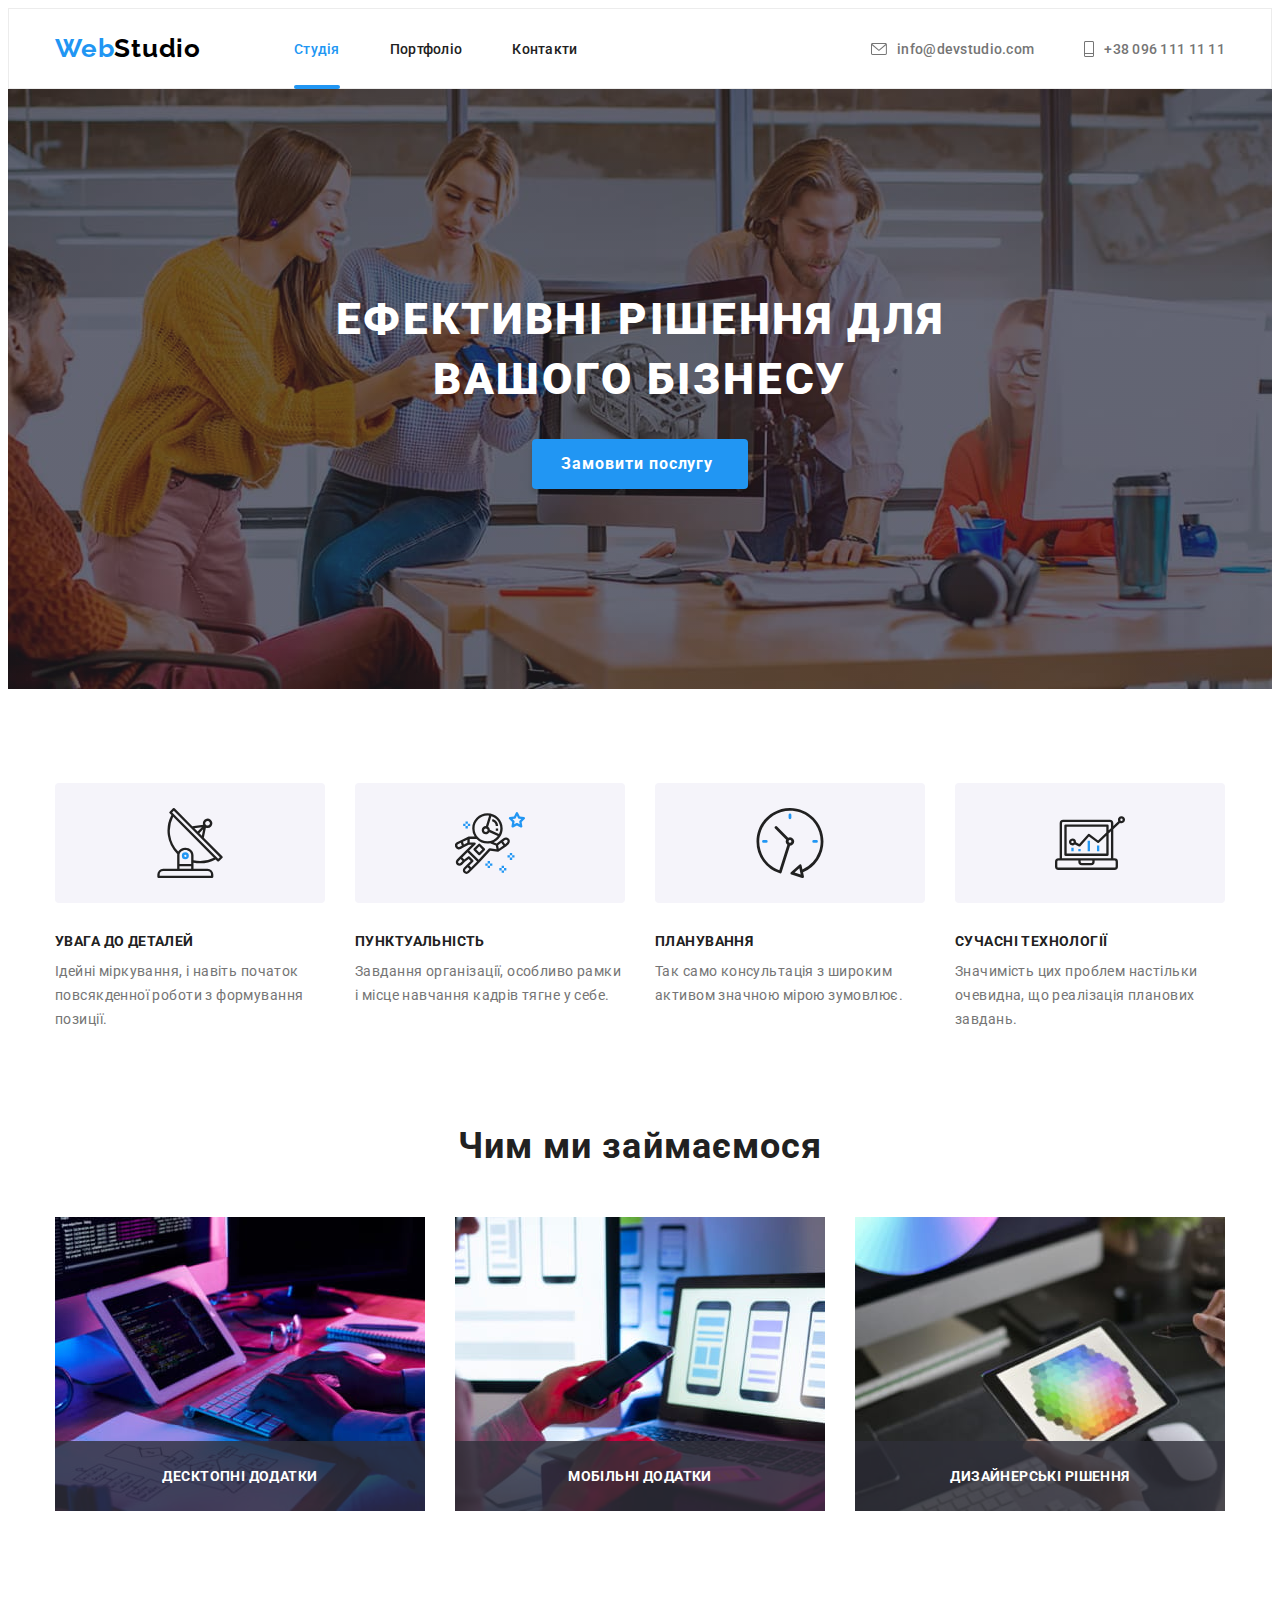
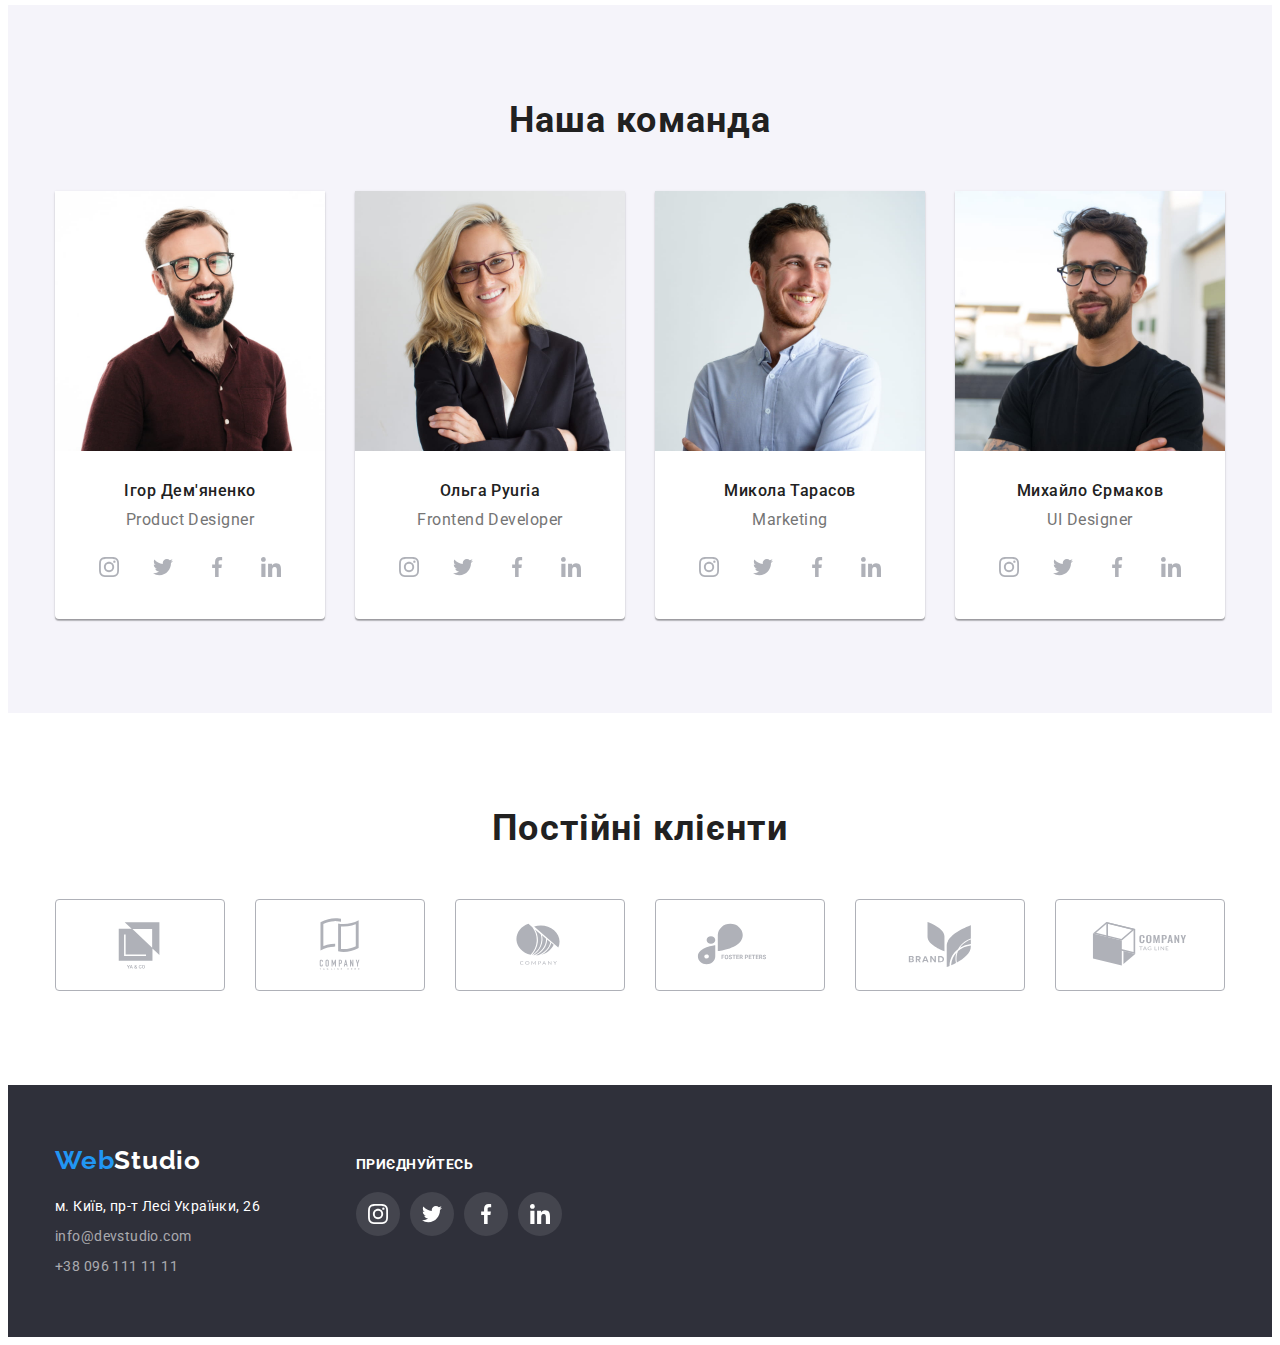
<file: index.html>
<!-- @format -->

<!DOCTYPE html>
<html lang="en">
   <head>
      <meta charset="UTF-8" />
      <meta http-equiv="X-UA-Compatible" content="IE=edge" />
      <meta name="viewport" content="width=device-width, initial-scale=1.0" />
      <meta name="description" content="Web Studio site" />
      <title>Studio</title>

      <!--Family fonts-->
      <link rel="preconnect" href="https://fonts.googleapis.com" />
      <link rel="preconnect" href="https://fonts.gstatic.com" crossorigin />
      <link
         href="https://fonts.googleapis.com/css2?family=Raleway:wght@700&family=Roboto:wght@400;500;700;900&display=swap"
         rel="stylesheet"
      />

      <!--Modern normalize-->
      <link
         rel="stylesheet"
         href="https://cdnjs.cloudflare.com/ajax/libs/modern-normalize/1.1.0/modern-normalize.min.css"
         integrity="sha512-wpPYUAdjBVSE4KJnH1VR1HeZfpl1ub8YT/NKx4PuQ5NmX2tKuGu6U/JRp5y+Y8XG2tV+wKQpNHVUX03MfMFn9Q=="
         crossorigin="anonymous"
         referrerpolicy="no-referrer"
      />

      <!--Styles-->
      <link rel="stylesheet" href="./css/styles.css" />
   </head>

   <!--BODY / HEADER-->

   <body class="page">
      <header class="header">
         <div class="container container-header">
            <nav class="nav">
               <a class="header-logo link" href="./index.html">
                  <span>Web</span>Studio
               </a>
               <ul class="nav-list list">
                  <li class="nav-item-active">
                     <a class="nav-link link" href="./index.html"> Студія </a>
                  </li>
                  <li class="nav-item">
                     <a class="nav-link link" href="./portfolio.html">
                        Портфоліо
                     </a>
                  </li>
                  <li class="nav-item">
                     <a class="nav-link link" href=""> Контакти </a>
                  </li>
               </ul>
            </nav>
            <ul class="contact-list list">
               <li class="contact-item">
                  <a class="contact-link link" href="mailto:info@devstudio.com">
                     <svg class="contact-icon" width="16" height="12">
                        <use href="./images/icons.svg#envelope"></use>
                     </svg>
                     info@devstudio.com
                  </a>
               </li>
               <li class="contact-item">
                  <a class="contact-link link" href="tel:+380961111111">
                     <svg class="contact-icon" width="10" height="16">
                        <use href="./images/icons.svg#tel"></use>
                     </svg>
                     +38 096 111 11 11
                  </a>
               </li>
            </ul>
         </div>
      </header>

      <!--MAIN-->

      <main>
         <!--Герой-->

         <section class="section hero">
            <div class="container">
               <h1 class="hero-title">Ефективні рішення для вашого бізнесу</h1>
               <button class="hero-button" type="button" data-modal-open>
                  Замовити послугу
               </button>
            </div>
         </section>

         <!--Modal window-->

            <div class="backdrop is-hidden"data-modal>
               <div class="modal">
                  <button class="modal-button" type="button" data-modal-close>
                     <svg width="30" height="30">
                        <use href="./images/icons.svg#close"></use>
                     </svg>
                  </button>
               </div>
            </div>
            <script src="./js/modal.js">
            </script>

         <!--Особливості-->

         <section class="section about">
            <div class="container">
               <h2 class="about-title visually-hidden">Особливості</h2>
               <ul class="about-list list">
                  <li class="about-item">
                     <div class="about-icon">
                        <svg width="70" height="70">
                           <use href="./images/icons.svg#antenna"></use>
                        </svg>
                     </div>
                     <h3 class="about-subtitle">УВАГА ДО ДЕТАЛЕЙ</h3>
                     <p class="about-text">
                        Ідейні міркування, і навіть початок повсякденної роботи
                        з формування позиції.
                     </p>
                  </li>
                  <li class="about-item">
                     <div class="about-icon">
                        <svg width="70" height="70">
                           <use href="./images/icons.svg#astronaut"></use>
                        </svg>
                     </div>
                     <h3 class="about-subtitle">ПУНКТУАЛЬНІСТЬ</h3>
                     <p class="about-text">
                        Завдання організації, особливо рамки і місце навчання
                        кадрів тягне у себе.
                     </p>
                  </li>
                  <li class="about-item">
                     <div class="about-icon">
                        <svg width="70" height="70">
                           <use href="./images/icons.svg#clock"></use>
                        </svg>
                     </div>                     
                     <h3 class="about-subtitle">ПЛАНУВАННЯ</h3>
                     <p class="about-text">
                        Так само консультація з широким активом значною мірою
                        зумовлює.
                     </p>
                  </li>
                  <li class="about-item">
                     <div class="about-icon">
                        <svg width="70" height="70">
                           <use href="./images/icons.svg#diagram"></use>
                        </svg>
                     </div>
                     <h3 class="about-subtitle">СУЧАСНІ ТЕХНОЛОГІЇ</h3>
                     <p class="about-text">
                        Значимість цих проблем настільки очевидна, що реалізація
                        планових завдань.
                     </p>
                  </li>
               </ul>
            </div>
         </section>

         <!--Чим ми займаємося-->

         <section class="section work">
            <div class="container">
               <h2 class="work-title">Чим ми займаємося</h2>
               <ul class="work-list list">
                  <li class="work-item">
                     <div class="work-thumb">                  
                        <img
                           class="work-img img"
                           src="./images/job/job1.1.jpg"
                           alt="programer-is-working-his-desk-office"
                           width="370"
                           height="294"
                        />
                        <div class="work-label" >
                           <p class="work-text">
                              Десктопні додатки
                           </p>
                        </div>
                     </div>
                  </li>
                  <li class="work-item">
                     <div class="work-thumb">  
                        <img
                           class="work-img img"
                           src="./images/job/job2.1.jpg"
                           alt="creators-is-working-interface-mobile-phones"
                           width="370"
                           height="294"
                        />
                        <div class="work-label" >
                           <p class="work-text">
                              Мобільні додатки
                           </p>
                        </div>
                     </div>
                  </li>
                  <li class="work-item">
                     <div class="work-thumb">  
                        <img
                           class="work-img img"
                           src="./images/job/job3.1.jpg"
                           alt="designer-is-working-with-colours-selection-on-tablet"
                           width="370"
                           height="294"
                        />
                        <div class="work-label" >
                           <p class="work-text">
                              Дизайнерські рішення
                           </p>
                        </div>
                     </div>
                  </li>
               </ul>
            </div>
         </section>

         <!--Наша команда-->

         <section class="section team">
            <div class="container">
               <h2 class="team-title">Наша команда</h2>
               <ul class="team-list list">
                  <li class="team-item">
                     <img
                        class="team-img img"
                        src="./images/team/foto1.1.jpg"
                        alt="foto-igor"
                        width="270"
                        height="260"
                     />
                     <div class="team-wrap">                  
                        <h3 class="team-subtitle">Ігор Дем'яненко</h3>
                        <p class="team-text">Product Designer</p>
                        <ul class="social-list list">
                           <li class="social-item">
                              <a class="social-link link"
                                 href="https://instagram.com/"
                                 target="_blank"
                                 rel="noopener noreferrer"
                                 aria-label="Instagram"
                              >
                                 <svg class="social-icon" width="20" height="20">
                                    <use href="./images/icons.svg#instagram"></use>
                                 </svg>
                              </a>
                           </li>
                           <li class="social-item">
                              <a class="social-link link"
                                 href="https://twitter.com/"
                                 target="_blank"
                                 rel="noopener noreferrer"
                                 aria-label="Twitter"
                              >
                                 <svg class="social-icon" width="20" height="20">
                                    <use href="./images/icons.svg#twitter"></use>
                                 </svg>
                              </a>
                           </li>
                           <li class="social-item">
                              <a class="social-link link"
                                 href="https://facebook.com/"
                                 target="_blank"
                                 rel="noopener noreferrer"
                                 aria-label="Facebook"
                              >
                                 <svg class="social-icon" width="20" height="20">
                                    <use href="./images/icons.svg#facebook"></use>
                                 </svg>
                              </a>
                           </li>
                           <li class="social-item">
                              <a class="social-link link"
                                 href="https://linkedin.com/"
                                 target="_blank"
                                 rel="noopener noreferrer"
                                 aria-label="Linkedin"
                              >
                                 <svg class="social-icon" width="20" height="20">
                                    <use href="./images/icons.svg#linkedin"></use>
                                 </svg>
                              </a>
                           </li>
                        </ul>   
                     </div>
                  </li>
                  <li class="team-item">
                     <img
                        class="team-img img"
                        src="./images/team/foto2.1.jpg"
                        alt="foto-olga"
                        width="270"
                        height="260"
                     />
                     <div class="team-wrap">
                        <h3 class="team-subtitle">Ольга Pyuria</h3>
                        <p class="team-text">Frontend Developer</p>  
                        <ul class="social-list list">
                           <li class="social-item">
                              <a class="social-link link"
                                 href="https://instagram.com/"
                                 target="_blank"
                                 rel="noopener noreferrer"
                                 aria-label="Instagram"
                              >
                                 <svg class="social-icon" width="20" height="20">
                                    <use href="./images/icons.svg#instagram"></use>
                                 </svg>
                              </a>
                           </li>
                           <li class="social-item">
                              <a class="social-link link"
                                 href="https://twitter.com/"
                                 target="_blank"
                                 rel="noopener noreferrer"
                                 aria-label="Twitter"
                              >
                                 <svg class="social-icon" width="20" height="20">
                                    <use href="./images/icons.svg#twitter"></use>
                                 </svg>
                              </a>
                           </li>
                           <li class="social-item">
                              <a class="social-link link"
                                 href="https://facebook.com/"
                                 target="_blank"
                                 rel="noopener noreferrer"
                                 aria-label="Facebook"
                              >
                                 <svg class="social-icon" width="20" height="20">
                                    <use href="./images/icons.svg#facebook"></use>
                                 </svg>
                              </a>
                           </li>
                           <li class="social-item">
                              <a class="social-link link"
                                 href="https://linkedin.com/"
                                 target="_blank"
                                 rel="noopener noreferrer"
                                 aria-label="Linkedin"
                              >
                                 <svg class="social-icon" width="20" height="20">
                                    <use href="./images/icons.svg#linkedin"></use>
                                 </svg>
                              </a>
                           </li>
                        </ul>   
                     </div>
                  </li>
                  <li class="team-item">
                     <img
                        class="team-img img"
                        src="./images/team/foto3.1.jpg"
                        alt="foto-mykola"
                        width="270"
                        height="260"
                     />
                     <div class="team-wrap">
                        <h3 class="team-subtitle">Микола Тарасов</h3>
                        <p class="team-text">Marketing</p>   
                        <ul class="social-list list">
                           <li class="social-item">
                              <a class="social-link link"
                                 href="https://instagram.com/"
                                 target="_blank"
                                 rel="noopener noreferrer"
                                 aria-label="Instagram"
                              >
                                 <svg class="social-icon" width="20" height="20">
                                    <use href="./images/icons.svg#instagram"></use>
                                 </svg>
                              </a>
                           </li>
                           <li class="social-item">
                              <a class="social-link link"
                                 href="https://twitter.com/"
                                 target="_blank"
                                 rel="noopener noreferrer"
                                 aria-label="Twitter"
                              >
                                 <svg class="social-icon" width="20" height="20">
                                    <use href="./images/icons.svg#twitter"></use>
                                 </svg>
                              </a>
                           </li>
                           <li class="social-item">
                              <a class="social-link link"
                                 href="https://facebook.com/"
                                 target="_blank"
                                 rel="noopener noreferrer"
                                 aria-label="Facebook"
                              >
                                 <svg class="social-icon" width="20" height="20">
                                    <use href="./images/icons.svg#facebook"></use>
                                 </svg>
                              </a>
                           </li>
                           <li class="social-item">
                              <a class="social-link link"
                                 href="https://linkedin.com/"
                                 target="_blank"
                                 rel="noopener noreferrer"
                                 aria-label="Linkedin"
                              >
                                 <svg class="social-icon" width="20" height="20">
                                    <use href="./images/icons.svg#linkedin"></use>
                                 </svg>
                              </a>
                           </li>
                        </ul>   
                     </div>
                  </li>
                  <li class="team-item">
                     <img
                        class="team-img img"
                        src="./images/team/foto4.1.jpg"
                        alt="foto-mychaylo"
                        width="270"
                        height="260"
                     />
                     <div class="team-wrap">
                        <h3 class="team-subtitle">Михайло Єрмаков</h3>
                        <p class="team-text">UI Designer</p>
                        <ul class="social-list list">
                           <li class="social-item">
                              <a class="social-link link"
                                 href="https://instagram.com/"
                                 target="_blank"
                                 rel="noopener noreferrer"
                                 aria-label="Instagram"
                              >
                                 <svg class="social-icon" width="20" height="20">
                                    <use href="./images/icons.svg#instagram"></use>
                                 </svg>
                              </a>
                           </li>
                           <li class="social-item">
                              <a class="social-link link"
                                 href="https://twitter.com/"
                                 target="_blank"
                                 rel="noopener noreferrer"
                                 aria-label="Twitter"
                              >
                                 <svg class="social-icon" width="20" height="20">
                                    <use href="./images/icons.svg#twitter"></use>
                                 </svg>
                              </a>
                           </li>
                           <li class="social-item">
                              <a class="social-link link"
                                 href="https://facebook.com/"
                                 target="_blank"
                                 rel="noopener noreferrer"
                                 aria-label="Facebook"
                              >
                                 <svg class="social-icon" width="20" height="20">
                                    <use href="./images/icons.svg#facebook"></use>
                                 </svg>
                              </a>
                           </li>
                           <li class="social-item">
                              <a class="social-link link"
                                 href="https://linkedin.com/"
                                 target="_blank"
                                 rel="noopener noreferrer"
                                 aria-label="Linkedin"
                              >
                                 <svg class="social-icon" width="20" height="20">
                                    <use href="./images/icons.svg#linkedin"></use>
                                 </svg>
                              </a>
                           </li>
                        </ul>   
                     </div>
                  </li>
               </ul>
            </div>
         </section>

         <!--Постійні клієнти-->
         <section class="section clients">
            <div class="container">
               <h2 class="clients-title">Постійні клієнти</h2>
               <ul class="clients-list list" >
                  <li class="client-item">
                     <a class="client-link link" 
                        href=""
                        target="_blank"
                        rel="noopener noreferrer"
                        >
                        <svg class="client-icon" width="106" height="60">
                           <use href="./images/icons.svg#Logo"></use>
                        </svg>
                     </a>
                  </li>
                  <li class="client-item">
                     <a class="client-link link" 
                        href=""
                        target="_blank"
                        rel="noopener noreferrer"
                        >
                        <svg class="client-icon" width="106" height="60">
                           <use href="./images/icons.svg#Logo-1"></use>
                        </svg>
                     </a>
                  </li>
                  <li class="client-item">
                     <a class="client-link link" 
                        href=""
                        target="_blank"
                        rel="noopener noreferrer"
                        >
                        <svg class="client-icon" width="106" height="60">
                           <use href="./images/icons.svg#Logo-2"></use>
                        </svg>
                     </a>
                  </li>
                  <li class="client-item">
                     <a class="client-link link" 
                        href=""
                        target="_blank"
                        rel="noopener noreferrer"
                        >
                        <svg class="client-icon" width="106" height="60">
                           <use href="./images/icons.svg#Logo-3"></use>
                        </svg>
                     </a>
                  </li>
                  <li class="client-item">
                     <a class="client-link link" 
                        href=""
                        target="_blank"
                        rel="noopener noreferrer"
                        >
                        <svg class="client-icon" width="106" height="60">
                           <use href="./images/icons.svg#Logo-4"></use>
                        </svg>
                     </a>
                  </li>
                  <li class="client-item">
                     <a class="client-link link" 
                        href=""
                        target="_blank"
                        rel="noopener noreferrer"
                        >
                        <svg class="client-icon" width="106" height="60">
                           <use href="./images/icons.svg#Logo-5"></use>
                        </svg>
                     </a>
                  </li>
               </ul>
            </div>
         </section>
      </main>

      <!--FOOTER-->

      <footer class="footer">
         <div class="container container-footer">
            <div class="container-footer-left">
               <a class="footer-logo link" href="./index.html">
                  <span>Web</span>Studio
               </a>
               <address class="footer-address">
                  м. Київ, пр-т Лесі Українки, 26
               </address>
               <ul class="footer-list list">
                  <li class="footer-item">
                     <a class="footer-link link" href="mailto:info@devstudio.com">
                        info@devstudio.com
                     </a>
                  </li>
                  <li class="footer-item">
                     <a class="footer-link link" href="tel:+380961111111">
                        +38 096 111 11 11
                     </a>
                  </li>
               </ul>
            </div>
            <div class="container-footer-social">
               <h2 class="footer-social-title">приєднуйтесь</h2>
               <ul class="footer-social-list list">
                  <li class="footer-social-item">
                     <a class="footer-social-link link" 
                        href="https://instagram.com/"
                        target="_blank"
                        rel="noopener noreferrer"
                        aria-label="Instagram">
                        <svg class="footer-social-icon" width="20" height="20">
                           <use href="./images/icons.svg#instagram"></use>
                        </svg>
                     </a>
                  </li>
                  <li class="footer-social-item">
                     <a class="footer-social-link link" 
                        href="https://twitter.com/"
                        target="_blank"
                        rel="noopener noreferrer"
                        aria-label="Twitter">
                        <svg class="footer-social-icon" width="20" height="20">
                           <use href="./images/icons.svg#twitter"></use>
                        </svg>
                     </a>
                  </li>
                  <li class="footer-social-item">
                     <a class="footer-social-link link" 
                        href="https://facebook.com/"
                        target="_blank"
                        rel="noopener noreferrer"
                        aria-label="Facebook">
                        <svg class="footer-social-icon" width="20" height="20">
                           <use href="./images/icons.svg#facebook"></use>
                        </svg>
                     </a>
                  </li>
                  <li class="footer-social-item">
                     <a class="footer-social-link link" 
                        href="https://linkedin.com/"
                        target="_blank"
                        rel="noopener noreferrer"
                        aria-label="Linkedin">
                        <svg class="footer-social-icon" width="20" height="20">
                           <use href="./images/icons.svg#linkedin"></use>
                        </svg>
                     </a>
                  </li>
               </ul>
            </div>
          </div>
      </footer>
   </body>
</html>
</file>
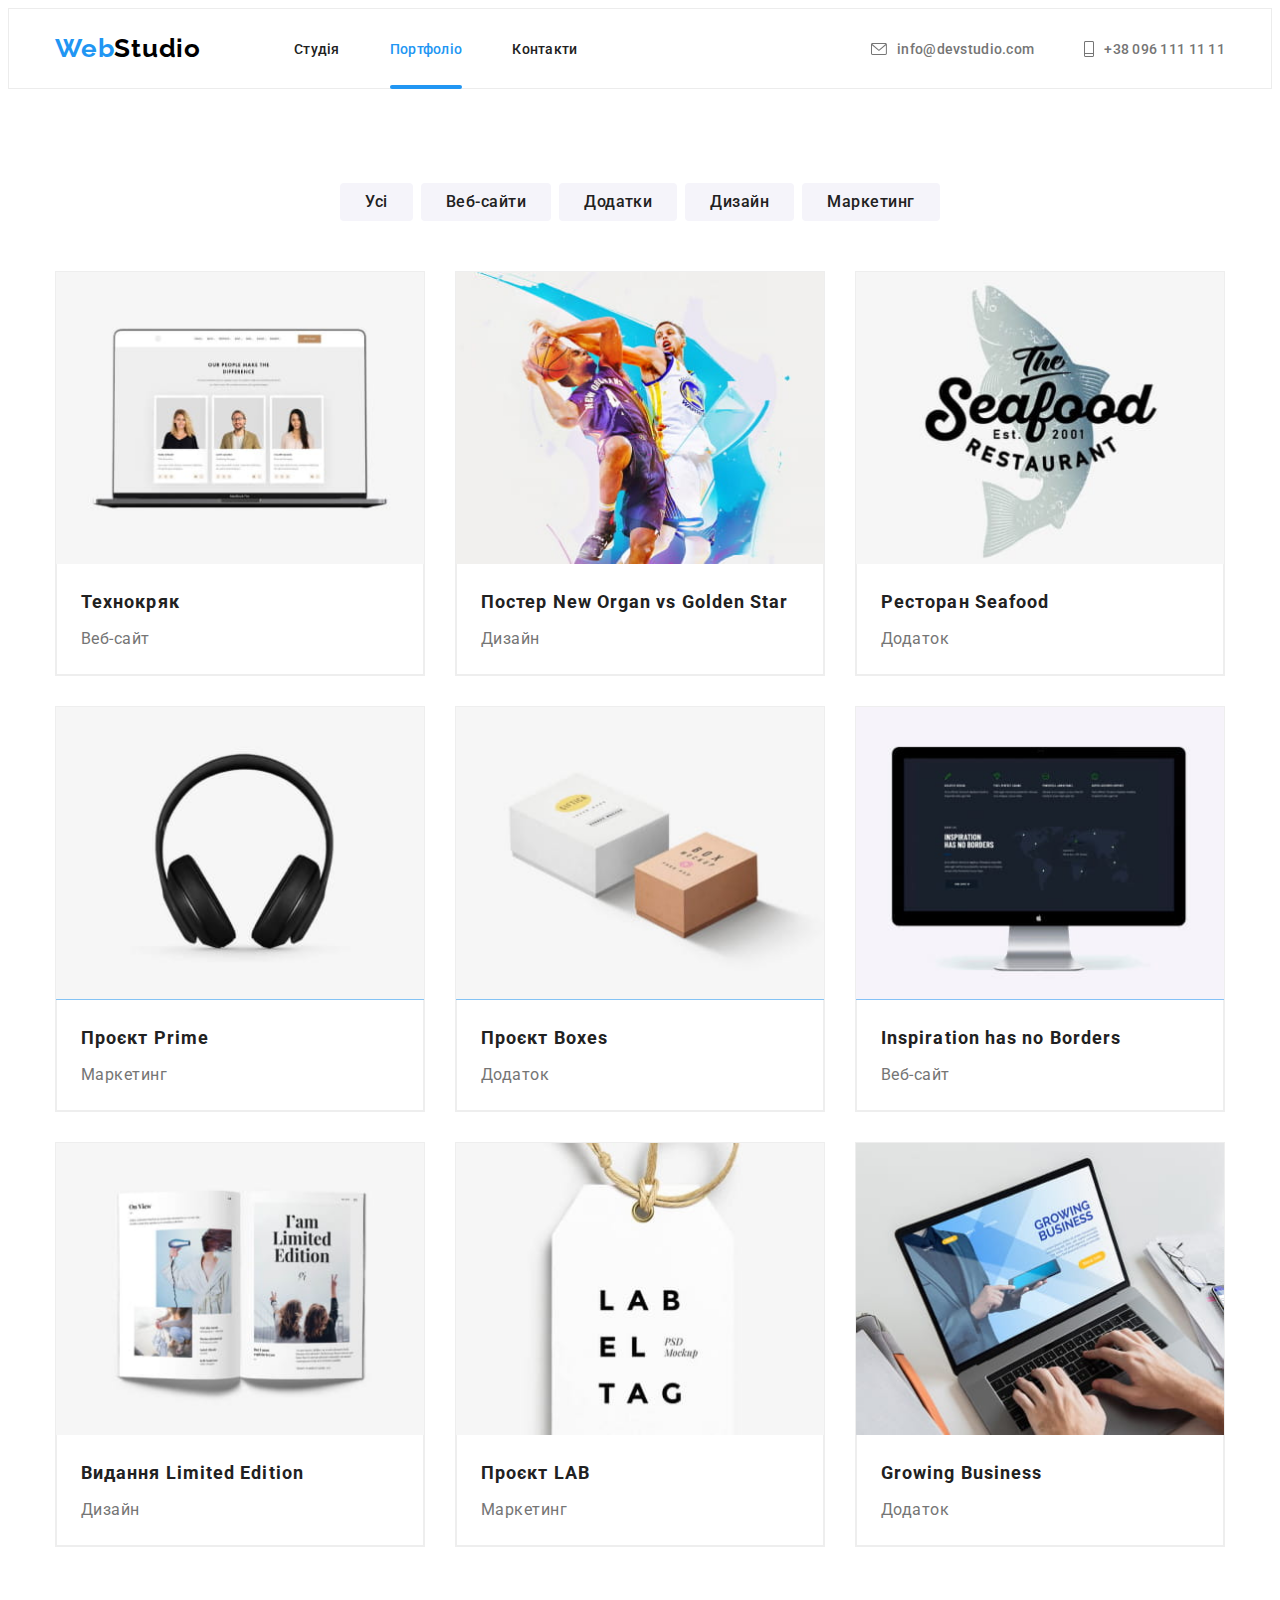
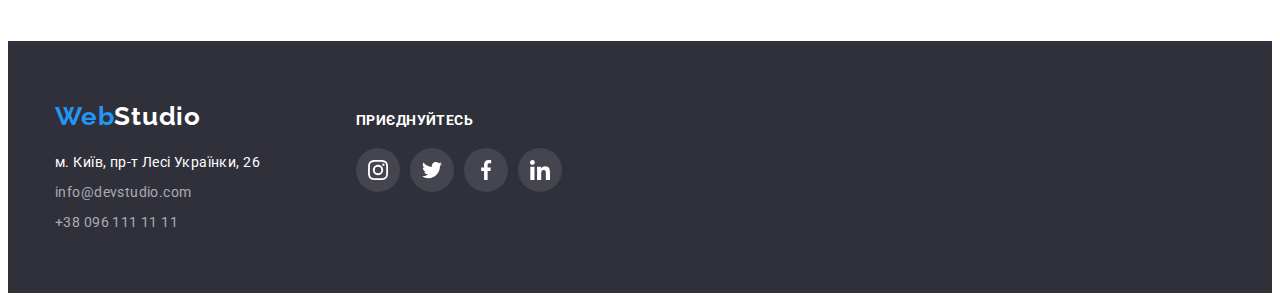
<file: portfolio.html>
<!DOCTYPE html>
<html lang="en">
  <head>
    <meta charset="UTF-8" />
    <meta http-equiv="X-UA-Compatible" content="IE=edge" />
    <meta name="viewport" content="width=device-width, initial-scale=1.0" />
    <meta name="description" content="Portfolio" />
    <title>Portfolio</title>

    <!--Family fonts-->
    <link rel="preconnect" href="https://fonts.googleapis.com" />
    <link rel="preconnect" href="https://fonts.gstatic.com" crossorigin />
    <link
      href="https://fonts.googleapis.com/css2?family=Raleway:wght@700&family=Roboto:wght@400;500;700;900&display=swap"
      rel="stylesheet"
    />

    <!--Modern normalize-->
    <link
      rel="stylesheet"
      href="https://cdnjs.cloudflare.com/ajax/libs/modern-normalize/1.1.0/modern-normalize.min.css"
      integrity="sha512-wpPYUAdjBVSE4KJnH1VR1HeZfpl1ub8YT/NKx4PuQ5NmX2tKuGu6U/JRp5y+Y8XG2tV+wKQpNHVUX03MfMFn9Q=="
      crossorigin="anonymous"
      referrerpolicy="no-referrer"
    />

    <!--Styles-->
    <link rel="stylesheet" href="./css/styles.css" />
  </head>

  <!--BODY / HEADER-->

  <body class="portfolio">
    <header class="header">
      <div class="container container-header">
        <nav class="nav">
          <a class="header-logo link" href="./index.html">
            <span>Web</span>Studio</a
          >
          <ul class="nav-list list">
            <li class="nav-item">
              <a class="nav-link link" href="./index.html">Студія</a>
            </li>
            <li class="nav-item-active">
              <a class="nav-link link" href="./portfolio.html">Портфоліо</a>
            </li>
            <li class="nav-item">
              <a class="nav-link link" href="">Контакти</a>
            </li>
          </ul>
        </nav>
        <ul class="contact-list list">
          <li class="contact-item">
            <a class="contact-link link" href="mailto:info@devstudio.com"
              >
              <svg class="contact-icon" width="16" height="12">
                <use href="./images/icons.svg#envelope"></use>
              </svg>
              info@devstudio.com</a
            >
          </li>
          <li class="contact-item">
            <a class="contact-link link" href="tel:+380961111111">
              <svg class="contact-icon" width="10" height="16">
                <use href="./images/icons.svg#tel"></use>
              </svg>
              +38 096 111 11 11</a
            >
          </li>
        </ul>
      </div>
    </header>

    <!--MAIN-->
  
    <main>
      <section class="section pf">
        <div class="container"">
          <h1 class="pf-hidden-title visually-hidden">Портфоліо</h1>
          <ul class="pf-list-filters list">
            <li class="pf-item">
              <button class="pf-button" type="button">Усі</button>
            </li>
            <li class="pf-item">
              <button class="pf-button" type="button">Веб-сайти</button>
            </li>
            <li class="pf-item">
              <button class="pf-button" type="button">Додатки</button>
            </li>
            <li class="pf-item">
              <button class="pf-button" type="button">Дизайн</button>
            </li>
            <li class="pf-item">
              <button class="pf-button" type="button">Маркетинг</button>
            </li>
          </ul>
          <ul class="pf-list list">
            <li class="pf-item">
              <a class="pf-link link" href="">
                <div class="pf-thumb">
                  <img
                    class="pf-img img"
                    src="./images/portfolio/portfolio-1.1.jpg"
                    alt="laptop-photos"
                    width="370"
                    height="294"
                  />
                  <div class="pf-overlay">
                    <p class="pf-overlay-description">
                      Ресурс пропонує комплексні пропозиції з різним рівнем функціоналу та сервісів. Все це дозволить відвідувачу отримати вичерпні відомості про компанію чи приватну особу.
                    </p>
                  </div>
                </div>
                <div class="pf-title-text">
                  <h2 class="pf-title">Технокряк</h2>
                  <p class="pf-text">Веб-сайт</p>
                </div>
              </a>
            </li>
            <li class="pf-item">
              <a class="pf-link link" href="">
                <div class="pf-thumb">
                  <img
                    class="pf-img img"
                    src="./images/portfolio/portfolio-2.1.jpg"
                    alt="basketball-players-with-a-ball"
                    width="370"
                    height="294"
                  />                  
                  <div class="pf-overlay">
                    <p class="pf-overlay-description">
                      Ресурс пропонує комплексні пропозиції з різним рівнем функціоналу та сервісів. Все це дозволить відвідувачу отримати вичерпні відомості про компанію чи приватну особу.
                    </p>
                  </div>
                </div>
                <div class="pf-title-text">
                  <h2 class="pf-title">Постер New Organ vs Golden Star</h2>
                  <p class="pf-text">Дизайн</p>
                </div>
              </a>
            </li>
            <li class="pf-item">
              <a class="pf-link link" href="">
                <div class="pf-thumb">
                  <img
                    class="pf-img img"
                    src="./images/portfolio/portfolio-3.1.jpg"
                    alt="fish-with-the-name's-restaurant"
                    width="370"
                    height="294"
                  />
                  <div class="pf-overlay">
                    <p class="pf-overlay-description">
                      Ресурс пропонує комплексні пропозиції з різним рівнем функціоналу та сервісів. Все це дозволить відвідувачу отримати вичерпні відомості про компанію чи приватну особу.
                    </p>
                  </div>
                </div>
                <div class="pf-title-text">
                  <h2 class="pf-title">Ресторан Seafood</h2>
                  <p class="pf-text">Додаток</p>
                </div>
              </a>
            </li>
            <li class="pf-item">
              <a class="pf-link link" href="">
                <div class="pf-thumb">
                  <img
                    class="pf-img img"
                    src="./images/portfolio/portfolio-4.1.jpg"
                    alt="a-black-headphone"
                    width="370"
                    height="294"
                  />
                  <div class="pf-overlay">
                    <p class="pf-overlay-description">
                      Ресурс пропонує комплексні пропозиції з різним рівнем функціоналу та сервісів. Все це дозволить відвідувачу отримати вичерпні відомості про компанію чи приватну особу.
                    </p>
                  </div>
                </div>
                <div class="pf-title-text">
                  <h2 class="pf-title">Проєкт Prime</h2>
                  <p class="pf-text">Маркетинг</p>
                </div>
              </a>
            </li>
            <li class="pf-item">
              <a class="pf-link link" href="">
                <div class="pf-thumb">
                  <img
                    class="pf-img img"
                    src="./images/portfolio/portfolio-5.1.jpg"
                    alt="two-boxes"
                    width="370"
                    height="294"
                  />                  
                  <div class="pf-overlay">
                    <p class="pf-overlay-description">
                      Ресурс пропонує комплексні пропозиції з різним рівнем функціоналу та сервісів. Все це дозволить відвідувачу отримати вичерпні відомості про компанію чи приватну особу.
                    </p>
                  </div>
                </div>
                <div class="pf-title-text">
                  <h2 class="pf-title">Проєкт Boxes</h2>
                  <p class="pf-text">Додаток</p>
                </div>
              </a>
            </li>
            <li class="pf-item">
              <a class="pf-link link" href="">
                <div class="pf-thumb">
                  <img
                    class="pf-img img"
                    src="./images/portfolio/portfolio-6.1.jpg"
                    alt="monitor"
                    width="370"
                    height="294"
                  />                  
                  <div class="pf-overlay">
                    <p class="pf-overlay-description">
                      Ресурс пропонує комплексні пропозиції з різним рівнем функціоналу та сервісів. Все це дозволить відвідувачу отримати вичерпні відомості про компанію чи приватну особу.
                    </p>
                  </div>
                </div>
                <div class="pf-title-text">
                  <h2 class="pf-title">Inspiration has no Borders</h2>
                  <p class="pf-text">Веб-сайт</p>
                </div>
              </a>
            </li>
            <li class="pf-item">
              <a class="pf-link link" href="">
                <div class="pf-thumb">
                  <img
                    class="pf-img img"
                    src="./images/portfolio/portfolio-7.1.jpg"
                    alt="open-book"
                    width="370"
                    height="294"
                  />                  
                  <div class="pf-overlay">
                    <p class="pf-overlay-description">
                      Ресурс пропонує комплексні пропозиції з різним рівнем функціоналу та сервісів. Все це дозволить відвідувачу отримати вичерпні відомості про компанію чи приватну особу.
                    </p>
                  </div>
                </div>
                <div class="pf-title-text">
                  <h2 class="pf-title">Видання Limited Edition</h2>
                  <p class="pf-text">Дизайн</p>
                </div>
              </a>
            </li>
            <li class="pf-item">
              <a class="pf-link link" href="">
                <div class="pf-thumb">
                  <img
                    class="pf-img img"
                    src="./images/portfolio/portfolio-8.1.jpg"
                    alt="label"
                    width="370"
                    height="294"
                  />                  
                  <div class="pf-overlay">
                    <p class="pf-overlay-description">
                      Ресурс пропонує комплексні пропозиції з різним рівнем функціоналу та сервісів. Все це дозволить відвідувачу отримати вичерпні відомості про компанію чи приватну особу.
                    </p>
                  </div>
                </div>
                <div class="pf-title-text">
                  <h2 class="pf-title">Проєкт LAB</h2>
                  <p class="pf-text">Маркетинг</p>
                </div>
              </a>
            </li>
            <li class="pf-item">
              <a class="pf-link link" href="">
                <div class="pf-thumb">
                  <img
                    class="pf-img img"
                    src="./images/portfolio/portfolio-9.1.jpg"
                    alt="laptop-with-hands"
                    width="370"
                    height="294"
                  />                  
                  <div class="pf-overlay">
                    <p class="pf-overlay-description">
                      Ресурс пропонує комплексні пропозиції з різним рівнем функціоналу та сервісів. Все це дозволить відвідувачу отримати вичерпні відомості про компанію чи приватну особу.
                    </p>
                  </div>
                </div>
                <div class="pf-title-text">
                  <h2 class="pf-title">Growing Business</h2>
                  <p class="pf-text">Додаток</p>
                </div>  
              </a>
            </li>
          </ul>
        </div>
      </section>
    </main>

      <!--FOOTER-->
    <footer class="footer">
      <div class="container container-footer">
        <div class="container-footer-left">
          <a class="footer-logo link" href="./index.html">
            <span>Web</span>Studio
          </a>
          <address class="footer-address">
            м. Київ, пр-т Лесі Українки, 26
          </address>
          <ul class="footer-list list">
            <li class="footer-item">
              <a class="footer-link link" href="mailto:info@devstudio.com">
                info@devstudio.com
              </a>
            </li>
            <li class="footer-item">
              <a class="footer-link link" href="tel:+380961111111">
                +38 096 111 11 11
              </a>
            </li>
          </ul>
        </div>
        <div class="container-footer-social">
          <h2 class="footer-social-title">приєднуйтесь</h2>
          <ul class="footer-social-list list">
            <li class="footer-social-item">
              <a class="footer-social-link link" 
                href="https://instagram.com/"
                target="_blank"
                rel="noopener noreferrer"
                aria-label="Instagram">
                <svg class="footer-social-icon" width="20" height="20">
                  <use href="./images/icons.svg#instagram"></use>
                </svg>
              </a>
            </li>
            <li class="footer-social-item">
              <a class="footer-social-link link" 
                href="https://twitter.com/"
                target="_blank"
                rel="noopener noreferrer"
                aria-label="Twitter">
                <svg class="footer-social-icon" width="20" height="20">
                  <use href="./images/icons.svg#twitter"></use>
                </svg>
              </a>
            </li>
            <li class="footer-social-item">
              <a class="footer-social-link link" 
                href="https://facebook.com/"
                target="_blank"
                rel="noopener noreferrer"
                aria-label="Facebook">
                <svg class="footer-social-icon" width="20" height="20">
                  <use href="./images/icons.svg#facebook"></use>
                </svg>
              </a>
            </li>
            <li class="footer-social-item">
              <a class="footer-social-link link" 
                href="https://linkedin.com/"
                target="_blank"
                rel="noopener noreferrer"
                aria-label="Linkedin">
                <svg class="footer-social-icon" width="20" height="20">
                  <use href="./images/icons.svg#linkedin"></use>
                </svg>
              </a>
            </li>
          </ul>
        </div>
      </div>
    </footer>
  </body>
</html>
</file>
<file: css/styles.css>
:root {
  /* Font families */
  --main-font: "Roboto", sans-serif;
  --secondary-font: "Raleway", sans-serif;

  /* Textcolors */
  --t-accent-color: #2196f3;
  --t-primary-color: #212121;
  --t-secondary-color: #757575;
  --t-light-color: #ffffff;
  --t-logo-black-color: #000000;
  --t-gray-color: rgba(255, 255, 255, 0.6);

  /* Icons */
  --i-main-color: #AFB1B8;
  --i-secondary-color: #757575;
  --i--white-color: #ffffff;

  /* Background colors*/
  --bgd-white-color: #ffffff;
  --bgd-primary-color: #f5f5f5;
  --bgd-secondary-color: #2f303a;
  --bgd-cinereous-color: #f5f4fa;
  --bgd-gray-color: rgba(255, 255, 255, 0.1);
  --bgr-modal-black: rgba(0, 0, 0, 0.4);
  --bgr-overlay: rgba(33, 150, 243, 0.9);
  --bgr-fon-text: rgba(47, 48, 58, 0.8);

  /* Border colors*/
  --br-header-light-color: #ececec;
  --br-pf-light-gray-color: #eeeeee;
  
  /* Animations */
  --trans: 250ms cubic-bezier(0.4, 0, 0.2, 1)
}

/* Наявні кольори на сторінці "Студіо" */
/*--color: #2F303A;
    /*--color: #FFFFFF 60%;
   

/* Наявні кольори на сторінці "Портфоліо" */
/*--color: #EEEEEE;
    /*--color: #FFFFFF 60%;
    /*--color: #2F303A; */

body {
  font-family: var(--main-font), sans-serif;
  font-size: 14px;
  color: var(--t-primary-color);
  background-color: var(--bgd-white-color);
}

/* RESETS  */

html {
  box-sizing: border-box;
}
*,
*::before,
*::after {
  box-sizing: inherit;
}
h1,
h2,
h3,
h4,
h5,
h6,
p {
  margin: 0;
}

.list {
  list-style: none;
  padding-left: 0;
  margin: 0;
}

.link {
  text-decoration: none;
  color: currentColor;
}

.img {
  display: block;
  max-width: 100%;
  height: auto;
}

/* UTILS  */
.section {
  padding: 94px 0;
}

.container {
  width: 1200px;
  padding: 0 15px;
  margin: 0 auto;
  /* outline: 1px solid red;*/
}
/**
  |============================
  | HEADER
  |============================
*/

.header {
  border-bottom: 1px solid var(--br-header-light-color);
  border: 1px solid #ececec;
}
.container-header {
  display: flex;
  align-items: center;
}
.header-logo {
  display: inline-block;
  padding: 24px 0;
  margin-right: 93px;
  font-family: var(--secondary-font), sans-serif;
  font-weight: 700;
  font-size: 26px;
  line-height: calc(31 / 26);
  letter-spacing: 0.03em;
  color: var(--t-logo-black-color);
}
.header-logo span {
  color: var(--t-accent-color);
}
.nav {
  display: flex;
  align-items: center;
  margin-right: auto;
}
.nav-list {
  display: flex;
  align-items: center;
  gap: 50px;
}
.nav-item-active {
  color: var(--t-accent-color);
  position: relative;
}
.nav-item-active::after {
  position: absolute;
  bottom: -2%;
  left: 0;
  display: block;
  content: "";
  width: 100%;
  height: 4px;
  background-color: var(--t-accent-color);
  border-radius: 2px;
}
.nav-link {
  display: inline-block;
  padding: 31px 0;
  font-weight: 500;
  line-height: calc(16 / 14);
  letter-spacing: 0.02em;
  transition: color var(--trans);
}
.nav-link:hover,
.nav-link:focus {
  color: var(--t-accent-color);
}
.contact-list {
  display: flex;
  align-items: center;
  gap: 50px;
}
.contact-link {
  display: flex;
  align-items: center;
  gap: 10px;
  padding: 31px 0;
  font-weight: 500;
  line-height: calc(16 / 14);
  letter-spacing: 0.02em;
  color: var(--t-secondary-color);
  transition: color var(--trans);
}
.contact-icon {
  fill: currentColor;
}
.contact-link:hover,
.contact-link:focus {
  color: var(--t-accent-color);
}

/**
  |============================
  | MAIN
  |============================
*/

/* Hero */
.hero {
  padding: 200px 0;
  background-color: var(--bgd-secondary-color);
  background-image: linear-gradient(rgba(47, 48, 58, 0.4), rgba(47, 48, 58, 0.4)), url(../images/hero-fon/hero-fon.jpg);
  background-repeat: no-repeat;
  background-position: center;
  background-size: cover;
  max-width: 1600px;
  margin-right: auto;
  margin-left: auto;
}

.hero-title {
  width: 696px;
  margin: 0 auto;
  margin-bottom: 30px;
  font-weight: 900;
  font-size: 44px;
  line-height: calc(60 / 44);
  text-align: center;
  letter-spacing: 0.06em;
  text-transform: uppercase;
  color: var(--t-light-color);
}

.hero-button {
  display: inline-block;
  width: 216px;
  height: 50px;
  padding: 10px 29px;
  margin-left: auto;
  margin-right: auto;
  font-family: inherit;
  font-weight: 700;
  font-size: 16px;
  line-height: calc(30 / 16);
  display: flex;
  align-items: center;
  text-align: center;
  letter-spacing: 0.06em;
  color: var(--t-light-color);
  background-color: var(--t-accent-color);
  box-shadow: 0px 4px 4px rgba(0, 0, 0, 0.15);
  border: none;
  border-radius: 4px;
  cursor: pointer;
}
/* Modal window*/
.backdrop {
  position: fixed;
  top: 0;
  left: 0;
  width: 100%;
  height: 100%;
  z-index: 1000;
  background-color: var(--bgr-modal-black);
}
.backdrop.is-hidden {
  opacity: 0;
  pointer-events: none;
  visibility: hidden;
}
.modal {
  width: 528px;
  height: 581px;
  background: var(--bgd-white-color);
  box-shadow: 0px 1px 3px rgba(0, 0, 0, 0.12), 0px 1px 1px rgba(0, 0, 0, 0.14), 0px 2px 1px rgba(0, 0, 0, 0.2);
  border-radius: 4px; 
  position: absolute;
  top: 50%;
  left: 50%;
  transform: translate(-50%, -50%);
}
.modal-button {
  position: absolute;
  top: 7px;
  right: 8px;
  padding: 0;
  width: 30px;
  height: 30px;
  border: 1px solid rgba(0, 0, 0, 0.1);
  border-radius: 50%;
  background: var(--bgd-white-color);
  display: flex;
  align-items: center;
  justify-content: center;
}
/* Features-About */
.visually-hidden {
  position: absolute;
  width: 1px;
  height: 1px;
  margin: -1px;
  border: 0;
  padding: 0;
  white-space: nowrap;
  clip-path: inset(100%);
  clip: rect(0 0 0 0);
  overflow: hidden;
}
.about-list {
  display: flex;
  gap: 30px;
}
.about-item { 
}
/*
.about-item::before {
  display: block;
  content: " ";
  height: 120px ;
  background-size: contain;
  background-repeat: no-repeat;
  background-position: center;
  background-color: var(--bgd-cinereous-color);
}
.icon-antenna::before {
  background-image: url(../images/icons/antenna.svg);
}
.icon-astronaut::before {
  background-image: url(../images/icons/astronaut.svg);
} 
.icon-clock::before {
  background-image: url(../images/icons/clock.svg);
} 
.icon-diagram::before {
background-image: url(../images/icons/diagram.svg);
} 
*/

.about-icon {
  display: flex;
  align-items: center;
  justify-content: center;
  width: 270px;
  height: 120px;
  margin-bottom: 30px;
  background-color: var(--bgd-cinereous-color);
  border-radius: 4px;
}
.about-subtitle {
  margin-bottom: 10px;
  font-size: 14px;
  line-height: calc(16 / 14);
  letter-spacing: 0.03em;
  text-transform: uppercase;
}
.about-text {
  line-height: calc(24 / 14);
  letter-spacing: 0.03em;
  color: var(--t-secondary-color);
}

/* Works and Team */
.work {
  padding-top: 0;
}
.work-list,
.team-list {
  display: flex;
  gap: 30px;
}
.work-title,
.team-title {
  margin-bottom: 50px;
  font-size: 36px;
  line-height: calc(42 / 36);
  text-align: center;
  letter-spacing: 0.03em;
}
.work-thumb {
  position: relative;
}
.work-label {
}
.work-text {
  position: absolute;
  bottom: 0;
  left: 0;
  z-index: 100;
  font-weight: 700;
  line-height: calc(16 / 14);
  text-align: center;
  letter-spacing: 0.03em;
  text-transform: uppercase;
  color: var(--t-light-color);
  background-color: var(--bgr-fon-text);
  width: 100%;
  padding: 27px 5px;
}

.team {
  background-color: var(--bgd-cinereous-color);
}
.team-item {
  background: var(--bgd-white-color);
  box-shadow: 0px 1px 3px rgba(0, 0, 0, 0.12), 0px 1px 1px rgba(0, 0, 0, 0.14),
    0px 2px 1px rgba(0, 0, 0, 0.2);
  border-radius: 0px 0px 4px 4px;
}
.team-img {
}
.team-wrap {
  padding: 30px 32px ;
}
.team-subtitle {
  margin-bottom: 10px;
  font-weight: 500;
  font-size: 16px;
  line-height: calc(19 / 16);
  text-align: center;
  letter-spacing: 0.03em;
}
.team-text {
  margin-bottom: 16px;
  font-size: 16px;
  line-height: calc(19 / 16);
  text-align: center;
  letter-spacing: 0.03em;
  color: var(--t-secondary-color);
}
.social-list {
  display: flex;
  justify-content: center;
  gap: 10px;
}
.social-link {
  display: flex;
  align-items: center;
  justify-content: center;
  width: 44px;
  height: 44px;
  border-radius: 50%;
  background-color: var(--bgd-white-color);
  display: flex;
  align-items: center;
  justify-content: center;
  transition: background-color var(--trans);
}
.social-link:hover,
.social-link:focus {
  background-color: var(--t-accent-color);
 }
.social-icon {
  fill: var(--i-main-color);
  transition: fill var(--trans);
}
 .social-link:hover .social-icon,
 .social-link:focus .social-icon {
  fill: var(--t-light-color);
 }
  
 /* Clients */
.clients-title {
  margin-bottom: 50px;
  font-size: 36px;
  line-height: 42px;
  text-align: center;
  letter-spacing: 0.03em;
  color: var(--t-primary-color);
}
.clients-list {
  display: flex;
  gap: 30px;
  justify-content: center;
}
.client-item {
}
.client-link {
  display: flex;
  align-items: center;
  justify-content: center;
  width: 170px;
  height: 92px;
  background-color: var(--bgd-white-color);
  border: 1px solid #AFB1B8;
  border-radius: 4px;
  transition: border var(--trans);
}
.client-link:hover,
.client-link:focus {
  border: 1px solid var(--t-accent-color);
}
.client-icon {
  fill: var(--i-main-color);
  transition: var(--trans);
}
.client-link:hover .client-icon,
.client-link:focus .client-icon {
  fill: var(--t-accent-color);
}

/**
  |============================
  |       PORTFOLIO 
  |============================
*/
 
.pf {
  padding-top: 94;
}
.pf-list-filters {
  display: flex;
  gap: 8px;
  justify-content: center;
  margin-bottom: 50px;
}
.pf-button {
  padding: 6px 25px;
  height: 38px;
  font-family: inherit;
  font-weight: 500;
  font-size: 16px;
  line-height: calc(26 / 16);
  text-align: center;
  letter-spacing: 0.03em;
  color: inherit;
  background-color: var(--bgd-cinereous-color);
  cursor: pointer;
  border: none;
  border-radius: 4px;
  transition: color var(--trans), background-color var(--trans), box-shadow var(--trans), border-radius var(--trans);
}
.pf-button:hover,
.pf-button:focus {
  color: var(--t-light-color);
  background-color: var(--t-accent-color);
  box-shadow: 0px 3px 1px rgba(0, 0, 0, 0.1), 0px 1px 2px rgba(0, 0, 0, 0.08),
    0px 2px 2px rgba(0, 0, 0, 0.12);
  border-radius: 4px;
}
.pf-list {
  display: flex;
  flex-wrap: wrap;
  gap: 30px;
}
.pf-item {
}
.pf-list .pf-link {
  display: inline-block;
  width: 370px;
  background-color: var(--bgd-white-color);
  border: 1px solid  var(--br-pf-light-gray-color);
  transition: box-shadow var(--trans);
  cursor: pointer;
}
.pf-list .pf-link:hover,
.pf-list .pf-link:focus {
  box-shadow: 0px 1px 1px rgba(0, 0, 0, 0.12), 0px 4px 4px rgba(0, 0, 0, 0.06), 1px 4px 6px rgba(0, 0, 0, 0.16);
}
/*  Pf-Overlay - start */
 .pf-thumb {
  position: relative;
  overflow: hidden;
 }
 .pf-overlay {
  position: absolute;
  top: 0px;
  left: 0px;
  transform: translateY(100%);
  background-color: var(--bgr-overlay);
  width: 100%;
  height: 100%;
  padding: 63px 24px;
  display: flex;
  align-items: center;
  justify-content: center;
  backdrop-filter: blur (4px);
  transition: transform var(--trans);
 }
.pf-overlay-description {
  font-size: 18px;
  line-height: calc(28 / 18);
  letter-spacing: 0.03em;
  color: var(--t-light-color);
}
.pf-list .pf-link:hover .pf-overlay,
.pf-list .pf-link:focus .pf-overlay {
  transform: translateY(0);
}
/*  Pf-Overlay - finish */

.pf-title-text {
  border-left: 1px solid var(--br-pf-light-gray-color);
  border-right: 1px solid var(--br-pf-light-gray-color);
  border-bottom: 1px solid var(--br-pf-light-gray-color);
  padding: 20px 24px;
}
.pf-title {
  margin-bottom: 4px;
  font-size: 18px;
  line-height: calc(36 / 18);
  letter-spacing: 0.06em;
}
.pf-text {
  font-size: 16px;
  line-height: calc(30 / 16);
  letter-spacing: 0.03em;
  color: var(--t-secondary-color);
}
/**
  |============================
  | FOOTER
  |============================
*/
.footer {
  padding: 60px 0;
  background: var(--bgd-secondary-color);
}
.container-footer {
  display: flex;
  align-items: baseline;
}
.container-footer-left {
  width: 231px;
  margin-right: 70px;
}
.footer-logo {
  display: inline-block;
  margin-bottom: 20px;
  font-family: var(--secondary-font);
  font-weight: 700;
  font-size: 26px;
  line-height: calc(31 / 26);
  letter-spacing: 0.03em;
  color: var(--t-light-color);
}
.footer-logo span {
  color: var(--t-accent-color);
}
.footer-address {
  font-style: inherit;
  line-height: calc(21 / 14);
  letter-spacing: 0.03em;
  color: var(--t-light-color);
}
.footer-item {
  margin-top: 9px;
}
.footer-link {
  display: inline-block;
  line-height: calc(21 / 14);
  letter-spacing: 0.03em;
  color: var(--t-gray-color);
  transition: color var(--trans);
}
.footer-link:hover,
.footer-link:focus {
  color: var(--t-accent-color);
}
.footer-social-title {
  margin-bottom: 20px;
  font-weight: 700;
  font-size: 14px;
  line-height: calc(16 / 14);
  letter-spacing: 0.03em;
  text-transform: uppercase;
  color: var(--t-light-color);
}
.footer-social-list {
  display: flex;
  justify-content: center;
  gap: 10px;
}
.footer-social-link {
  width: 44px;
  height: 44px;
  border-radius: 50%;
  background: rgba(255, 255, 255, 0.1);
  background-color: var(--bgd-gray-color);
  display: flex;
  align-items: center;
  justify-content: center;
  transition: background-color var(--trans);
}
.footer-social-link:hover,
.footer-social-link:focus {
  background-color: var(--t-accent-color);
 }
.footer-social-icon {
  fill: var(--i--white-color);
  transition: fill var(--trans);
}
.footer-social-item:hover .social-icon,
.footer-social-item:focus .social-icon {
  fill: var(--t-light-color);
 }
</file>
